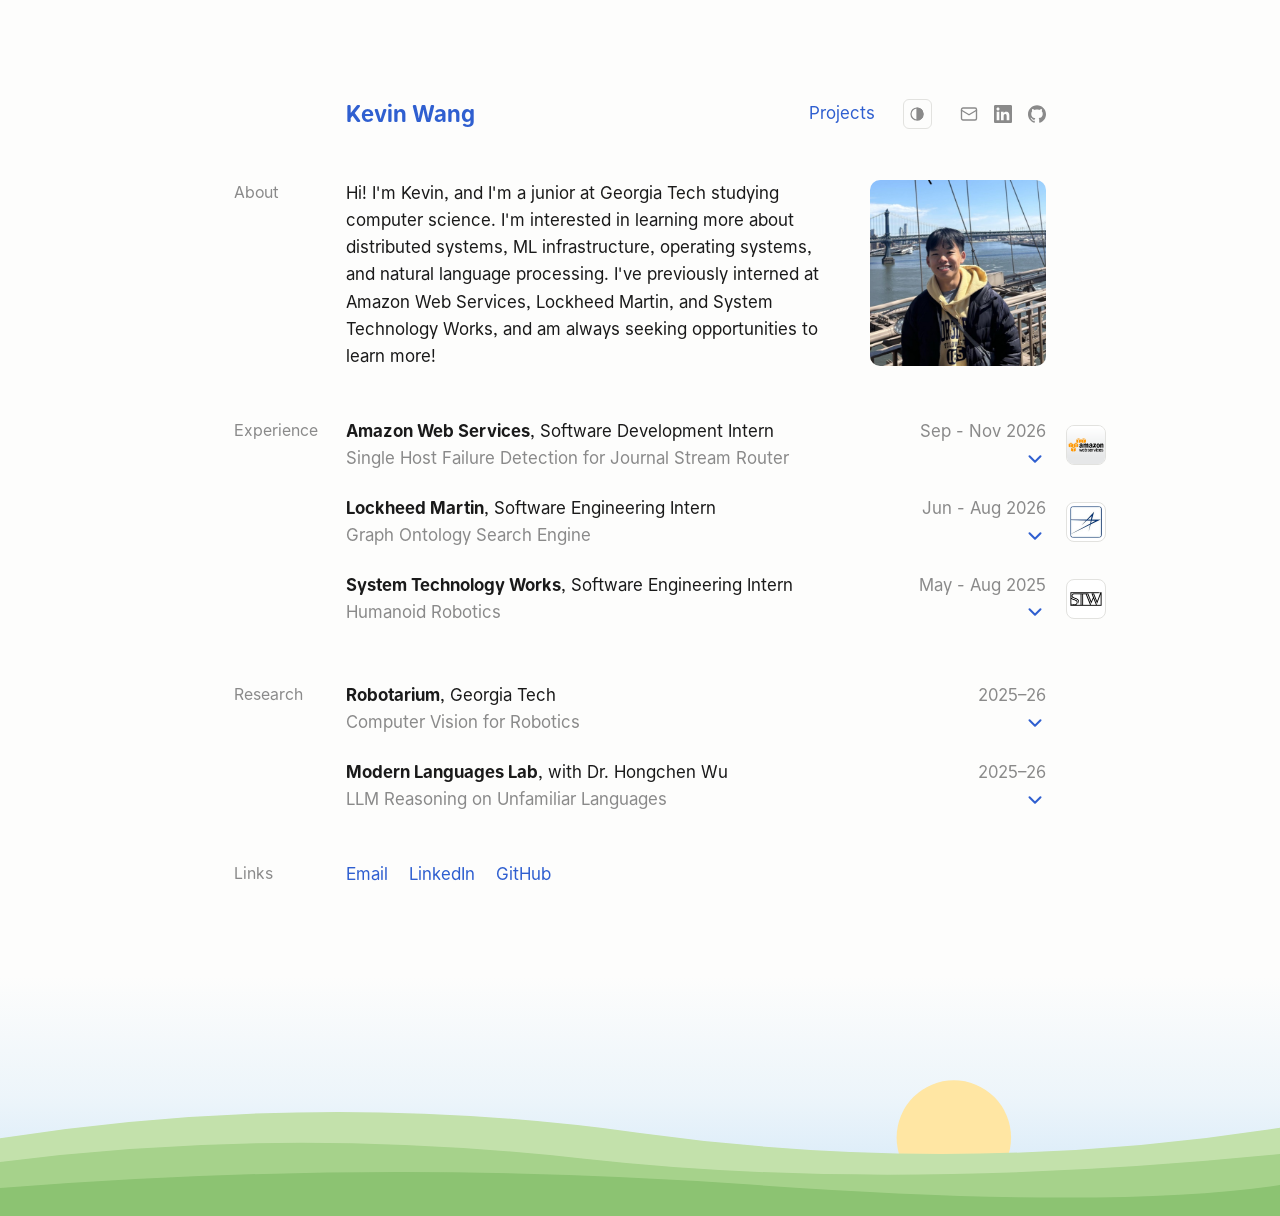
<file: index.html>
<!doctype html>
<html lang="en">
<head>
  <meta charset="utf-8">
  <meta name="viewport" content="width=device-width, initial-scale=1">
  <title>Kevin Wang</title>
  <meta name="description" content=""><!-- TODO: one-line site description for search results -->
  <link rel="preload" href="/fonts/Allo-Regular.woff2" as="font" type="font/woff2" crossorigin>
  <!-- Tab icon: sun in a sky, matching the scene at the bottom. script.js swaps it with the theme picker. -->
  <link rel="icon" type="image/svg+xml" href="/favicon-light.svg" media="(prefers-color-scheme: light)">
  <link rel="icon" type="image/svg+xml" href="/favicon-dark.svg" media="(prefers-color-scheme: dark)">
  <link rel="stylesheet" href="/style.css?v=21">
  <script>
    (function () {
      var t = null;
      try { t = localStorage.getItem("theme"); } catch (e) {}
      if (t !== "light" && t !== "dark") t = matchMedia("(prefers-color-scheme: dark)").matches ? "dark" : "light"; // auto
      document.documentElement.dataset.theme = t;
    })();
  </script>
  <!-- Umami analytics -->
  <script defer src="https://cloud.umami.is/script.js" data-website-id="af165b88-8970-43d9-ad82-3dfdad4816d4"></script>
</head>
<body>
  <svg width="0" height="0" style="position:absolute" aria-hidden="true">
    <symbol id="icon-light" viewBox="0 0 24 24"><circle cx="12" cy="12" r="4"/><path d="M12 2v2M12 20v2M4.93 4.93l1.41 1.41M17.66 17.66l1.41 1.41M2 12h2M20 12h2M4.93 19.07l1.41-1.41M17.66 6.34l1.41-1.41"/></symbol>
    <symbol id="icon-dark" viewBox="0 0 24 24"><path d="M21 12.8A9 9 0 1 1 11.2 3a7 7 0 0 0 9.8 9.8z"/></symbol>
    <symbol id="icon-auto" viewBox="0 0 24 24"><circle cx="12" cy="12" r="9"/><path d="M12 3a9 9 0 0 1 0 18z" fill="currentColor"/></symbol>
    <symbol id="icon-check" viewBox="0 0 24 24"><path d="M20 6 9 17l-5-5"/></symbol>
  </svg>
  <main>
    <header>
      <h1><a href="/">Kevin Wang</a></h1>
      <div class="header-right">
        <a class="nav-link" href="/projects/">Projects</a>
        <div class="theme-dropdown">
          <button type="button" class="theme-toggle" aria-haspopup="true" aria-expanded="false"
                  aria-controls="theme-menu" aria-label="Change theme" title="Change theme">
            <svg class="icon"><use href="#icon-auto"/></svg>
          </button>
          <ul id="theme-menu" class="theme-menu" hidden>
            <li><button type="button" data-theme-value="light" data-umami-event="theme-light">
              <svg class="icon"><use href="#icon-light"/></svg><span>Light</span><svg class="icon check"><use href="#icon-check"/></svg>
            </button></li>
            <li><button type="button" data-theme-value="dark" data-umami-event="theme-dark">
              <svg class="icon"><use href="#icon-dark"/></svg><span>Dark</span><svg class="icon check"><use href="#icon-check"/></svg>
            </button></li>
            <li><button type="button" data-theme-value="auto" data-umami-event="theme-auto">
              <svg class="icon"><use href="#icon-auto"/></svg><span>Auto</span><svg class="icon check"><use href="#icon-check"/></svg>
            </button></li>
          </ul>
        </div>
        <nav class="icons">
          <a href="mailto:kevinwanggtswe@gmail.com" aria-label="Email" data-umami-event="email">
            <svg viewBox="0 0 24 24" fill="none" stroke="currentColor" stroke-width="1.8" stroke-linecap="round" stroke-linejoin="round"><rect x="2" y="4" width="20" height="16" rx="2"/><path d="m22 7-10 6L2 7"/></svg>
          </a>
          <a href="https://linkedin.com/in/kevin-wang-gt" aria-label="LinkedIn" data-umami-event="linkedin">
            <svg viewBox="0 0 24 24" fill="currentColor"><path d="M20.447 20.452h-3.554v-5.569c0-1.328-.027-3.037-1.852-3.037-1.853 0-2.136 1.445-2.136 2.939v5.667H9.351V9h3.414v1.561h.046c.477-.705 1.637-1.548 3.37-1.548 3.601 0 4.267 2.37 4.267 4.892v6.255zM5.337 7.433c-1.144 0-2.063-.926-2.063-2.065 0-1.138.92-2.063 2.063-2.063 1.14 0 2.064.925 2.064 2.063 0 1.139-.925 2.065-2.064 2.065zm1.782 13.019H3.555V9h3.564v11.452zM22.225 0H1.771C.792 0 0 .774 0 1.729v20.542C0 23.227.792 24 1.771 24h20.451C23.2 24 24 23.227 24 22.271V1.729C24 .774 23.2 0 22.222 0h.003z"/></svg>
          </a>
          <a href="https://github.com/kevinw93" aria-label="GitHub" data-umami-event="github">
            <svg viewBox="0 0 24 24" fill="currentColor"><path d="M12 .297c-6.63 0-12 5.373-12 12 0 5.303 3.438 9.8 8.205 11.385.6.113.82-.258.82-.577 0-.285-.01-1.04-.015-2.04-3.338.724-4.042-1.61-4.042-1.61C4.422 18.07 3.633 17.7 3.633 17.7c-1.087-.744.084-.729.084-.729 1.205.084 1.838 1.236 1.838 1.236 1.07 1.835 2.809 1.305 3.495.998.108-.776.417-1.305.76-1.605-2.665-.3-5.466-1.332-5.466-5.93 0-1.31.465-2.38 1.235-3.22-.135-.303-.54-1.523.105-3.176 0 0 1.005-.322 3.3 1.23.96-.267 1.98-.399 3-.405 1.02.006 2.04.138 3 .405 2.28-1.552 3.285-1.23 3.285-1.23.645 1.653.24 2.873.12 3.176.765.84 1.23 1.91 1.23 3.22 0 4.61-2.805 5.625-5.475 5.92.42.36.81 1.096.81 2.22 0 1.606-.015 2.896-.015 3.286 0 .315.21.69.825.57C20.565 22.092 24 17.592 24 12.297c0-6.627-5.373-12-12-12"/></svg>
          </a>
        </nav>
      </div>
    </header>

    <section>
      <h2>About</h2>
      <div class="about">
        <img class="about-photo" src="/images/kevin3.jpg" alt="Kevin Wang on the Brooklyn Bridge" width="492" height="520">
        <p>
          Hi! I'm Kevin, and I'm a junior at Georgia Tech studying computer science.
          I'm interested in learning more about distributed systems, ML infrastructure,
          operating systems, and natural language processing. I've previously interned 
          at Amazon Web Services, Lockheed Martin, and System Technology Works, and am 
          always seeking opportunities to learn more! 
        </p>
      </div>
    </section>

    <section>
      <h2>Experience</h2>
      <!-- Click a role to expand it. Each <li class="exp"> is one experience. -->
      <ul class="exps">
          <li class="exp">
            <button type="button" class="exp-head" aria-expanded="false" aria-controls="exp-0">
              <span class="exp-text">
                <span class="row"><span><b>Amazon Web Services</b>, Software Development Intern</span><span class="date">Sep - Nov 2026</span></span>
                <span class="exp-title">Single Host Failure Detection for Journal Stream Router<svg class="chev" viewBox="0 0 24 24" aria-hidden="true"><path d="m6 9 6 6 6-6"/></svg></span>
              </span>
              <img class="exp-logo" src="/images/logos/aws.png" alt="" width="40" height="40">
            </button>
            <div class="exp-body" id="exp-0">
              <div>
                <p>This fall, I'm interning on the Journal team at <b>Amazon Web Services</b>. Journal is a fault-tolerant, high performance, durable write-ahead log service at massive scale, handling over 100M transactions per second. Journal is regularly used as a tier-0 building block for other AWS services. For example, Journal enables S3 and DynamoDB to durably record changes before applying them.</p>
                <p>My project detects and isolates single-host failures in Journal Stream Router (JSR), the fleet that routes clients to the Journal backend. A JSR host with failing hardware can keep accepting connections while serving them poorly, hurting every client routed to it. I built a system that watches each host's kernel logs for signs of hardware failure and quarantines a failing host. A quarantined host stops accepting new connections and gradually drains its existing connections to healthy hosts. To protect fleet capacity, hosts coordinate through a shared lease. Only one host can be quarantined at a time, and only when enough healthy hosts remain to absorb its traffic.</p>
                <p>I’m approaching the end of my internship, and I’m excited to see the results of my work once it’s productionized! I’ve been able to catch a whole host of errors during beta testing, and I’m hoping my work will reduce the oncall load by catching failing hosts before Journal sees customer impact.</p>
              </div>
            </div>
          </li>
          <li class="exp">
            <button type="button" class="exp-head" aria-expanded="false" aria-controls="exp-1">
              <span class="exp-text">
                <span class="row"><span><b>Lockheed Martin</b>, Software Engineering Intern</span><span class="date">Jun - Aug 2026</span></span>
                <span class="exp-title">Graph Ontology Search Engine<svg class="chev" viewBox="0 0 24 24" aria-hidden="true"><path d="m6 9 6 6 6-6"/></svg></span>
              </span>
              <img class="exp-logo" src="/images/logos/lockheed-martin.png" alt="" width="40" height="40">
            </button>
            <div class="exp-body" id="exp-1">
              <div>
                <p>Over the summer I interned at <b>Lockheed Martin</b>, where I rebuilt the communications org’s search engine, which previously ran on Algolia. The old engine often missed valid results for domain-specific queries, with searches using an acronym, internal program name, or paraphrase routinely failing to surface relevant documents, often with zero results.</p>
                <p>To fix this, I built a search engine using OpenSearch and AWS Neptune. Using large language models, I extracted entity-relationship-entity triples from 15,000+ internal documents into AWS Neptune, producing a graph of 270K+ nodes and 1.2M+ edges. When a document is indexed, Cypher queries fetch its entities, aliases, and related concepts from the graph and store them on the document’s OpenSearch entry. Related concepts are weighted lower than direct aliases so loose matches don't crowd out exact ones.</p>
                <p>As a result, a search using a program's full name now finds documents that only use its acronym and also documents containing semantically related content. Compared to the same OpenSearch pipeline without the graph, this raised the top-10 search result relevance (nDCG) by 46%. Because all graph work happens at index time, searches never wait on Neptune. Serving from inside Lockheed's network instead of calling an external service also cut p95 query latency by 40% compared to Algolia.</p>
              </div>
            </div>
          </li>
          <li class="exp">
            <button type="button" class="exp-head" aria-expanded="false" aria-controls="exp-2">
              <span class="exp-text">
                <span class="row"><span><b class="peek">System Technology Works<span class="peek-window" aria-hidden="true"><img src="/images/zeus2q.png" alt=""></span></b>, Software Engineering Intern</span><span class="date">May - Aug 2025</span></span>
                <span class="exp-title">Humanoid Robotics<svg class="chev" viewBox="0 0 24 24" aria-hidden="true"><path d="m6 9 6 6 6-6"/></svg></span>
              </span>
              <img class="exp-logo" src="/images/logos/stw.png" alt="" width="40" height="40">
            </button>
            <div class="exp-body" id="exp-2">
              <span class="robot-window" aria-hidden="true"><img src="/images/robot-small.webp" alt="" loading="lazy"></span>
              <div>
                <p>Previously, I interned at <b>System Technology Works</b>, which is a local robotics company in Georgia building humanoid robots such as the Zeus2Q. I built software that contributed to the Zeus2Q’s seeing, walking, talking, and overall human interaction capabilities.</p>
                <p>For vision, I built face tracking that uses OpenCV to detect faces and a PID controller to turn the robot's head so the person stays centered in view. I also built an object detection pipeline that combines YOLO with an Intel RealSense depth camera to locate objects in 3D in real time, so the robot knows where things are around it. For conversation, I used Llama 3 to generate the robot's responses in 10+ languages, with keyword detection to trigger interactions such as playing rock, paper, scissors, shaking hands, or dancing. I also tuned the robot's movements so it could walk and dance while keeping its balance.</p>
              </div>
            </div>
          </li>
      </ul>
    </section>

    <section>
      <h2>Research</h2>
      <ul class="exps">
          <li class="exp">
            <button type="button" class="exp-head" aria-expanded="false" aria-controls="exp-3">
              <span class="row"><span><b>Robotarium</b>, Georgia Tech</span><span class="date">2025–26</span></span>
              <span class="exp-title">Computer Vision for Robotics<svg class="chev" viewBox="0 0 24 24" aria-hidden="true"><path d="m6 9 6 6 6-6"/></svg></span>
            </button>
            <div class="exp-body" id="exp-3">
              <div>
                <p>At the <b>Robotarium</b> at Georgia Tech, I worked on getting the lab's small robots to find and follow each other using nothing but their onboard cameras, with no external tracking system.</p>
                <p>I trained a lightweight YOLOv5-nano detector on a custom Roboflow dataset reaching 0.95 mAP for robot detection, then shrank the model by 65% with INT8 quantization in ONNX Runtime so it was small enough to run in real time on a Raspberry Pi. ROS2 nodes written in C++ read frames through libcamera and publish bounding box coordinates, which the robot used to detect and follow the robot in front of it.</p>
              </div>
            </div>
          </li>
          <li class="exp">
            <button type="button" class="exp-head" aria-expanded="false" aria-controls="exp-4">
              <span class="row"><span><b>Modern Languages Lab</b>, with Dr. Hongchen Wu</span><span class="date">2025–26</span></span>
              <span class="exp-title">LLM Reasoning on Unfamiliar Languages<svg class="chev" viewBox="0 0 24 24" aria-hidden="true"><path d="m6 9 6 6 6-6"/></svg></span>
            </button>
            <div class="exp-body" id="exp-4">
              <div>
                <!-- TODO: write the Modern Languages Lab description -->
              </div>
            </div>
          </li>
      </ul>
    </section>

    <section>
      <h2>Links</h2>
      <p class="links">
        <a href="mailto:kevinwanggtswe@gmail.com" data-umami-event="email">Email</a>
        <a href="https://linkedin.com/in/kevin-wang-gt" data-umami-event="linkedin">LinkedIn</a>
        <a href="https://github.com/kevinw93" data-umami-event="github">GitHub</a>
      </p>
    </section>
  </main>

  <!-- Decorative pasture scene: hand-drawn with basic SVG shapes. The sky fades to transparent at the top. Colors come from CSS variables (--sky, --sun, etc.). -->
  <footer class="scene" aria-hidden="true">
    <svg viewBox="0 0 1440 260" preserveAspectRatio="xMidYMax slice">
      <defs>
        <linearGradient id="sky" x1="0" y1="0" x2="0" y2="1">
          <stop offset="0" style="stop-color: var(--sky)" stop-opacity="0"/>
          <stop offset="0.5" style="stop-color: var(--sky)" stop-opacity="0.35"/>
          <stop offset="1" style="stop-color: var(--sky)" stop-opacity="1"/>
        </linearGradient>
      </defs>
      <rect width="1440" height="260" fill="url(#sky)"/>
      <circle class="sun" cx="1060" cy="175" r="62"/>
      <path class="hill-back" d="M0 180 Q 360 120 720 170 T 1440 160 V260 H0 Z"/>
      <path class="hill-mid" d="M0 205 Q 320 160 660 198 T 1440 190 V260 H0 Z"/>
      <path class="hill-front" d="M0 232 Q 420 196 840 226 T 1440 222 V260 H0 Z"/>
    </svg>
  </footer>

  <script src="/script.js?v=21"></script>
</body>
</html>
</file>
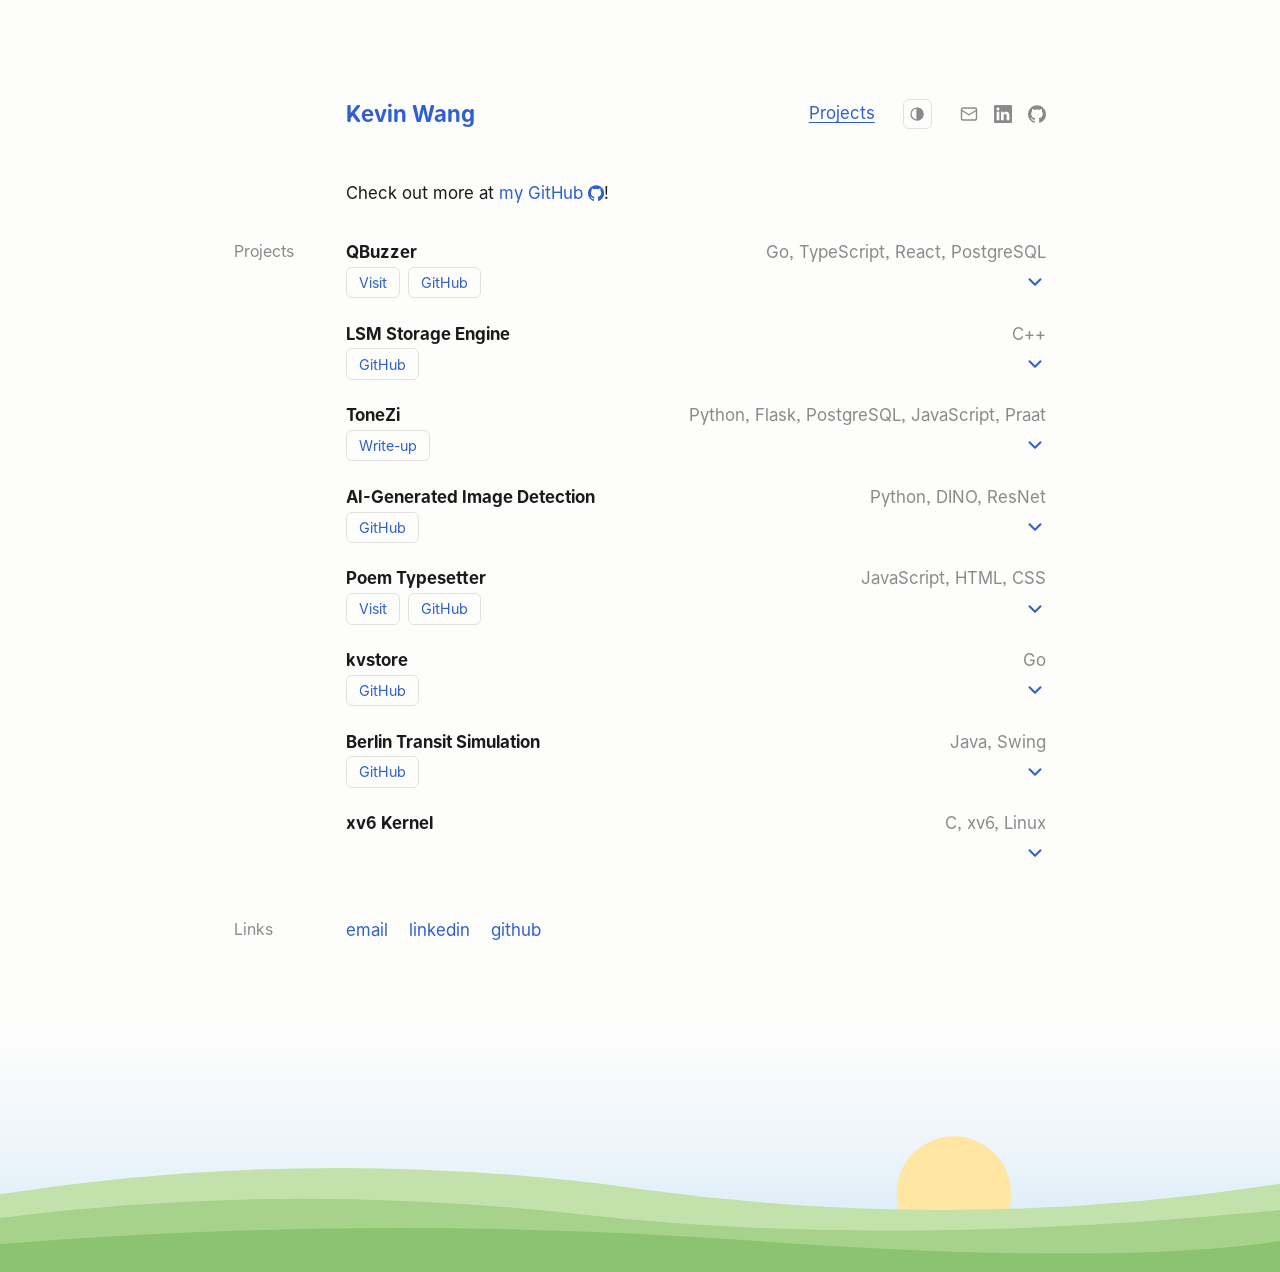
<file: projects/index.html>
<!doctype html>
<html lang="en">
<head>
  <meta charset="utf-8">
  <meta name="viewport" content="width=device-width, initial-scale=1">
  <title>Projects · Kevin Wang</title>
  <meta name="description" content=""><!-- TODO: one-line site description for search results -->
  <link rel="preload" href="/fonts/Allo-Regular.woff2" as="font" type="font/woff2" crossorigin>
  <!-- Tab icon: sun in a sky, matching the scene at the bottom. script.js swaps it with the theme picker. -->
  <link rel="icon" type="image/svg+xml" href="/favicon-light.svg" media="(prefers-color-scheme: light)">
  <link rel="icon" type="image/svg+xml" href="/favicon-dark.svg" media="(prefers-color-scheme: dark)">
  <link rel="stylesheet" href="/style.css?v=21">
  <script>
    (function () {
      var t = null;
      try { t = localStorage.getItem("theme"); } catch (e) {}
      if (t !== "light" && t !== "dark") t = matchMedia("(prefers-color-scheme: dark)").matches ? "dark" : "light"; // auto
      document.documentElement.dataset.theme = t;
    })();
  </script>
  <!-- Umami analytics -->
  <script defer src="https://cloud.umami.is/script.js" data-website-id="af165b88-8970-43d9-ad82-3dfdad4816d4"></script>
</head>
<body>
  <svg width="0" height="0" style="position:absolute" aria-hidden="true">
    <symbol id="icon-light" viewBox="0 0 24 24"><circle cx="12" cy="12" r="4"/><path d="M12 2v2M12 20v2M4.93 4.93l1.41 1.41M17.66 17.66l1.41 1.41M2 12h2M20 12h2M4.93 19.07l1.41-1.41M17.66 6.34l1.41-1.41"/></symbol>
    <symbol id="icon-dark" viewBox="0 0 24 24"><path d="M21 12.8A9 9 0 1 1 11.2 3a7 7 0 0 0 9.8 9.8z"/></symbol>
    <symbol id="icon-auto" viewBox="0 0 24 24"><circle cx="12" cy="12" r="9"/><path d="M12 3a9 9 0 0 1 0 18z" fill="currentColor"/></symbol>
    <symbol id="icon-check" viewBox="0 0 24 24"><path d="M20 6 9 17l-5-5"/></symbol>
  </svg>
  <main>
    <header>
      <h1><a href="/">Kevin Wang</a></h1>
      <div class="header-right">
        <a class="nav-link" href="/projects/" aria-current="page">Projects</a>
        <div class="theme-dropdown">
          <button type="button" class="theme-toggle" aria-haspopup="true" aria-expanded="false"
                  aria-controls="theme-menu" aria-label="Change theme" title="Change theme">
            <svg class="icon"><use href="#icon-auto"/></svg>
          </button>
          <ul id="theme-menu" class="theme-menu" hidden>
            <li><button type="button" data-theme-value="light" data-umami-event="theme-light">
              <svg class="icon"><use href="#icon-light"/></svg><span>Light</span><svg class="icon check"><use href="#icon-check"/></svg>
            </button></li>
            <li><button type="button" data-theme-value="dark" data-umami-event="theme-dark">
              <svg class="icon"><use href="#icon-dark"/></svg><span>Dark</span><svg class="icon check"><use href="#icon-check"/></svg>
            </button></li>
            <li><button type="button" data-theme-value="auto" data-umami-event="theme-auto">
              <svg class="icon"><use href="#icon-auto"/></svg><span>Auto</span><svg class="icon check"><use href="#icon-check"/></svg>
            </button></li>
          </ul>
        </div>
        <nav class="icons">
          <a href="mailto:kevinwanggtswe@gmail.com" aria-label="Email" data-umami-event="email">
            <svg viewBox="0 0 24 24" fill="none" stroke="currentColor" stroke-width="1.8" stroke-linecap="round" stroke-linejoin="round"><rect x="2" y="4" width="20" height="16" rx="2"/><path d="m22 7-10 6L2 7"/></svg>
          </a>
          <a href="https://linkedin.com/in/kevin-wang-gt" aria-label="LinkedIn" data-umami-event="linkedin">
            <svg viewBox="0 0 24 24" fill="currentColor"><path d="M20.447 20.452h-3.554v-5.569c0-1.328-.027-3.037-1.852-3.037-1.853 0-2.136 1.445-2.136 2.939v5.667H9.351V9h3.414v1.561h.046c.477-.705 1.637-1.548 3.37-1.548 3.601 0 4.267 2.37 4.267 4.892v6.255zM5.337 7.433c-1.144 0-2.063-.926-2.063-2.065 0-1.138.92-2.063 2.063-2.063 1.14 0 2.064.925 2.064 2.063 0 1.139-.925 2.065-2.064 2.065zm1.782 13.019H3.555V9h3.564v11.452zM22.225 0H1.771C.792 0 0 .774 0 1.729v20.542C0 23.227.792 24 1.771 24h20.451C23.2 24 24 23.227 24 22.271V1.729C24 .774 23.2 0 22.222 0h.003z"/></svg>
          </a>
          <a href="https://github.com/kevinw93" aria-label="GitHub" data-umami-event="github">
            <svg viewBox="0 0 24 24" fill="currentColor"><path d="M12 .297c-6.63 0-12 5.373-12 12 0 5.303 3.438 9.8 8.205 11.385.6.113.82-.258.82-.577 0-.285-.01-1.04-.015-2.04-3.338.724-4.042-1.61-4.042-1.61C4.422 18.07 3.633 17.7 3.633 17.7c-1.087-.744.084-.729.084-.729 1.205.084 1.838 1.236 1.838 1.236 1.07 1.835 2.809 1.305 3.495.998.108-.776.417-1.305.76-1.605-2.665-.3-5.466-1.332-5.466-5.93 0-1.31.465-2.38 1.235-3.22-.135-.303-.54-1.523.105-3.176 0 0 1.005-.322 3.3 1.23.96-.267 1.98-.399 3-.405 1.02.006 2.04.138 3 .405 2.28-1.552 3.285-1.23 3.285-1.23.645 1.653.24 2.873.12 3.176.765.84 1.23 1.91 1.23 3.22 0 4.61-2.805 5.625-5.475 5.92.42.36.81 1.096.81 2.22 0 1.606-.015 2.896-.015 3.286 0 .315.21.69.825.57C20.565 22.092 24 17.592 24 12.297c0-6.627-5.373-12-12-12"/></svg>
          </a>
        </nav>
      </div>
    </header>

    <p class="page-intro">Check out more at <a class="gh-link" href="https://github.com/kevinw93" target="_blank" rel="noopener" data-umami-event="github">my GitHub<svg viewBox="0 0 24 24" fill="currentColor" aria-hidden="true"><path d="M12 .297c-6.63 0-12 5.373-12 12 0 5.303 3.438 9.8 8.205 11.385.6.113.82-.258.82-.577 0-.285-.01-1.04-.015-2.04-3.338.724-4.042-1.61-4.042-1.61C4.422 18.07 3.633 17.7 3.633 17.7c-1.087-.744.084-.729.084-.729 1.205.084 1.838 1.236 1.838 1.236 1.07 1.835 2.809 1.305 3.495.998.108-.776.417-1.305.76-1.605-2.665-.3-5.466-1.332-5.466-5.93 0-1.31.465-2.38 1.235-3.22-.135-.303-.54-1.523.105-3.176 0 0 1.005-.322 3.3 1.23.96-.267 1.98-.399 3-.405 1.02.006 2.04.138 3 .405 2.28-1.552 3.285-1.23 3.285-1.23.645 1.653.24 2.873.12 3.176.765.84 1.23 1.91 1.23 3.22 0 4.61-2.805 5.625-5.475 5.92.42.36.81 1.096.81 2.22 0 1.606-.015 2.896-.015 3.286 0 .315.21.69.825.57C20.565 22.092 24 17.592 24 12.297c0-6.627-5.373-12-12-12"/></svg></a>!</p>

    <section>
      <h2>Projects</h2>
      <div>
        <!-- To add a project, copy one <li class="exp proj"> block. Links go in .proj-links and stay visible when collapsed. -->
        <ul class="exps">
          <li class="exp proj">
            <div class="proj-head">
              <button type="button" class="exp-head" aria-expanded="false" aria-controls="proj-2">
                <span class="row"><span><b>QBuzzer</b></span><span class="date">Go, TypeScript, React, PostgreSQL</span></span>
                <span class="exp-title"><span></span><svg class="chev" viewBox="0 0 24 24" aria-hidden="true"><path d="m6 9 6 6 6-6"/></svg></span>
              </button>
              <span class="proj-links"><a class="button" target="_blank" rel="noopener" href="https://qbuzzer-kevinw93.fly.dev/" data-umami-event="qbuzzer-visit">Visit</a><a class="button" data-umami-event="qbuzzer-github" target="_blank" rel="noopener" href="https://github.com/kevinw93/QBuzzer">GitHub</a></span>
            </div>
            <div class="exp-body" id="proj-2">
              <div>
                <!-- TODO: write this project\'s description -->
              </div>
            </div>
          </li>
          <li class="exp proj">
            <div class="proj-head">
              <button type="button" class="exp-head" aria-expanded="false" aria-controls="proj-1">
                <span class="row"><span><b>LSM Storage Engine</b></span><span class="date">C++</span></span>
                <span class="exp-title"><span></span><svg class="chev" viewBox="0 0 24 24" aria-hidden="true"><path d="m6 9 6 6 6-6"/></svg></span>
              </button>
              <span class="proj-links"><a class="button" data-umami-event="lsm-storage-engine-github" target="_blank" rel="noopener" href="https://github.com/kevinw93/lsm-database">GitHub</a></span>
            </div>
            <div class="exp-body" id="proj-1">
              <div>
                <!-- TODO: write this project\'s description -->
              </div>
            </div>
          </li>
          <li class="exp proj">
            <div class="proj-head">
              <button type="button" class="exp-head" aria-expanded="false" aria-controls="proj-6">
                <span class="row"><span><b>ToneZi</b></span><span class="date">Python, Flask, PostgreSQL, JavaScript, Praat</span></span>
                <span class="exp-title"><span></span><svg class="chev" viewBox="0 0 24 24" aria-hidden="true"><path d="m6 9 6 6 6-6"/></svg></span>
              </button>
              <span class="proj-links"><a class="button" data-umami-event="tonezi-write-up" target="_blank" rel="noopener" href="/projects/tonezi/">Write-up</a></span>
            </div>
            <div class="exp-body" id="proj-6">
              <div>
                <!-- TODO: write this project\'s description -->
              </div>
            </div>
          </li>
          <li class="exp proj">
            <div class="proj-head">
              <button type="button" class="exp-head" aria-expanded="false" aria-controls="proj-4">
                <span class="row"><span><b>AI-Generated Image Detection</b></span><span class="date">Python, DINO, ResNet</span></span>
                <span class="exp-title"><span></span><svg class="chev" viewBox="0 0 24 24" aria-hidden="true"><path d="m6 9 6 6 6-6"/></svg></span>
              </button>
              <span class="proj-links"><a class="button" data-umami-event="ai-generated-image-detection-github" target="_blank" rel="noopener" href="https://github.com/kevinw93/ML4641">GitHub</a></span>
            </div>
            <div class="exp-body" id="proj-4">
              <div>
                <!-- TODO: write this project\'s description -->
              </div>
            </div>
          </li>
          <li class="exp proj">
            <div class="proj-head">
              <button type="button" class="exp-head" aria-expanded="false" aria-controls="proj-3">
                <span class="row"><span><b>Poem Typesetter</b></span><span class="date">JavaScript, HTML, CSS</span></span>
                <span class="exp-title"><span></span><svg class="chev" viewBox="0 0 24 24" aria-hidden="true"><path d="m6 9 6 6 6-6"/></svg></span>
              </button>
              <span class="proj-links"><a class="button" target="_blank" rel="noopener" href="/poem-typesetter/" data-umami-event="poem-typesetter-open">Visit</a><a class="button" data-umami-event="poem-typesetter-github" target="_blank" rel="noopener" href="https://github.com/kevinw93/poem-typesetter">GitHub</a></span>
            </div>
            <div class="exp-body" id="proj-3">
              <div>
                <!-- TODO: write this project\'s description -->
              </div>
            </div>
          </li>
          <li class="exp proj">
            <div class="proj-head">
              <button type="button" class="exp-head" aria-expanded="false" aria-controls="proj-0">
                <span class="row"><span><b>kvstore</b></span><span class="date">Go</span></span>
                <span class="exp-title"><span></span><svg class="chev" viewBox="0 0 24 24" aria-hidden="true"><path d="m6 9 6 6 6-6"/></svg></span>
              </button>
              <span class="proj-links"><a class="button" data-umami-event="kvstore-github" target="_blank" rel="noopener" href="https://github.com/kevinw93/kvstore">GitHub</a></span>
            </div>
            <div class="exp-body" id="proj-0">
              <div>
                <!-- TODO: write this project\'s description -->
              </div>
            </div>
          </li>
          <li class="exp proj">
            <div class="proj-head">
              <button type="button" class="exp-head" aria-expanded="false" aria-controls="proj-5">
                <span class="row"><span><b>Berlin Transit Simulation</b></span><span class="date">Java, Swing</span></span>
                <span class="exp-title"><span></span><svg class="chev" viewBox="0 0 24 24" aria-hidden="true"><path d="m6 9 6 6 6-6"/></svg></span>
              </button>
              <span class="proj-links"><a class="button" data-umami-event="berlin-transit-simulation-github" target="_blank" rel="noopener" href="https://github.com/kevinw93/Berlin-Public-Transport-Simulation">GitHub</a></span>
            </div>
            <div class="exp-body" id="proj-5">
              <div>
                <!-- TODO: write this project\'s description -->
              </div>
            </div>
          </li>
          <li class="exp proj">
            <div class="proj-head">
              <button type="button" class="exp-head" aria-expanded="false" aria-controls="proj-7">
                <span class="row"><span><b>xv6 Kernel</b></span><span class="date">C, xv6, Linux</span></span>
                <span class="exp-title"><span></span><svg class="chev" viewBox="0 0 24 24" aria-hidden="true"><path d="m6 9 6 6 6-6"/></svg></span>
              </button>
              <span class="proj-links"></span>
            </div>
            <div class="exp-body" id="proj-7">
              <div>
                <!-- TODO: write this project\'s description -->
              </div>
            </div>
          </li>
        </ul>
      </div>
    </section>

    <section>
      <h2>Links</h2>
      <p class="links">
        <a href="mailto:kevinwanggtswe@gmail.com" data-umami-event="email">email</a>
        <a href="https://linkedin.com/in/kevin-wang-gt" data-umami-event="linkedin">linkedin</a>
        <a href="https://github.com/kevinw93" data-umami-event="github">github</a>
      </p>
    </section>
  </main>

  <!-- Decorative pasture scene: hand-drawn with basic SVG shapes. The sky fades to transparent at the top. Colors come from CSS variables (--sky, --sun, etc.). -->
  <footer class="scene" aria-hidden="true">
    <svg viewBox="0 0 1440 260" preserveAspectRatio="xMidYMax slice">
      <defs>
        <linearGradient id="sky" x1="0" y1="0" x2="0" y2="1">
          <stop offset="0" style="stop-color: var(--sky)" stop-opacity="0"/>
          <stop offset="0.5" style="stop-color: var(--sky)" stop-opacity="0.35"/>
          <stop offset="1" style="stop-color: var(--sky)" stop-opacity="1"/>
        </linearGradient>
      </defs>
      <rect width="1440" height="260" fill="url(#sky)"/>
      <circle class="sun" cx="1060" cy="175" r="62"/>
      <path class="hill-back" d="M0 180 Q 360 120 720 170 T 1440 160 V260 H0 Z"/>
      <path class="hill-mid" d="M0 205 Q 320 160 660 198 T 1440 190 V260 H0 Z"/>
      <path class="hill-front" d="M0 232 Q 420 196 840 226 T 1440 222 V260 H0 Z"/>
    </svg>
  </footer>

  <script src="/script.js?v=21"></script>
</body>
</html>
</file>
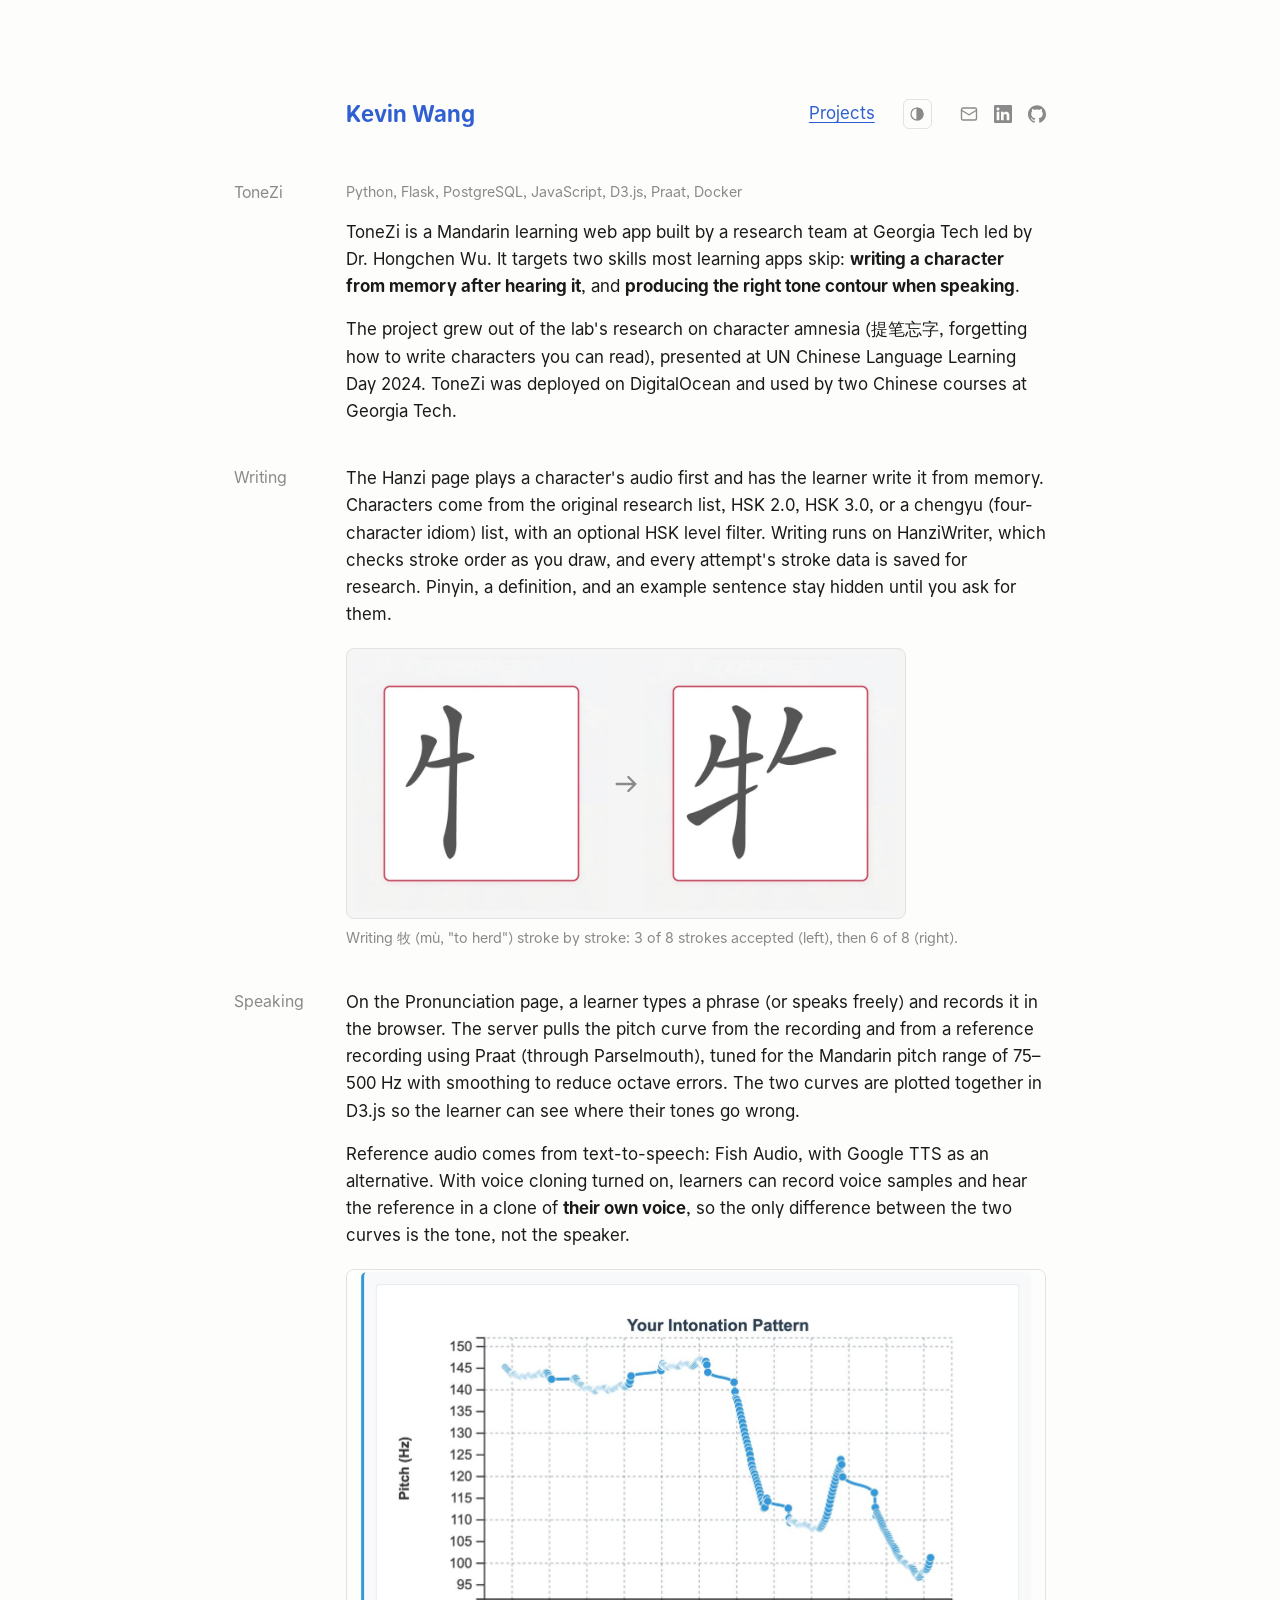
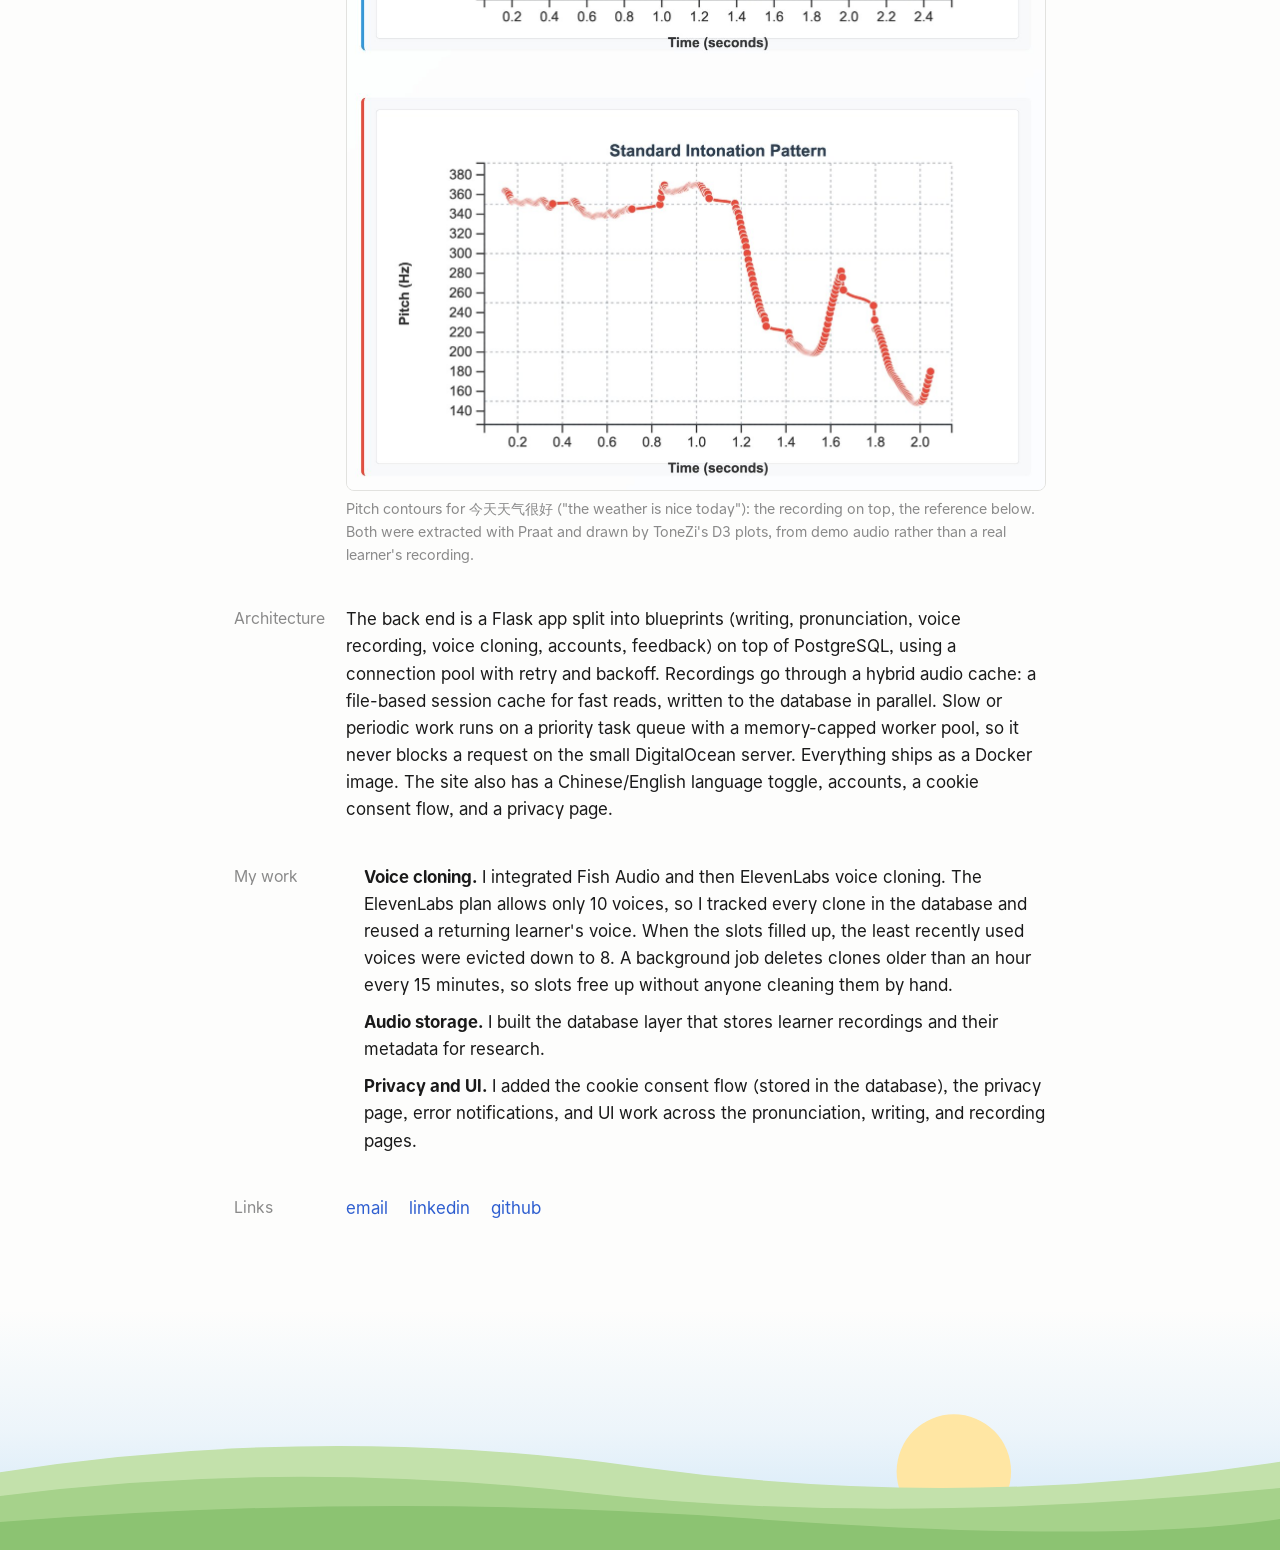
<file: projects/tonezi/index.html>
<!doctype html>
<html lang="en">
<head>
  <meta charset="utf-8">
  <meta name="viewport" content="width=device-width, initial-scale=1">
  <title>ToneZi · Kevin Wang</title>
  <meta name="description" content="ToneZi: a Mandarin writing and tone practice app built at Georgia Tech.">
  <link rel="preload" href="/fonts/Allo-Regular.woff2" as="font" type="font/woff2" crossorigin>
  <!-- Tab icon: sun in a sky, matching the scene at the bottom. script.js swaps it with the theme picker. -->
  <link rel="icon" type="image/svg+xml" href="/favicon-light.svg" media="(prefers-color-scheme: light)">
  <link rel="icon" type="image/svg+xml" href="/favicon-dark.svg" media="(prefers-color-scheme: dark)">
  <link rel="stylesheet" href="/style.css?v=21">
  <style>
    .tech { color: var(--muted); font-size: 0.9rem; }
    .shot { margin: 1.25rem 0 0; }
    .shot img { display: block; width: 100%; height: auto; border: 1px solid var(--border); border-radius: 8px; }
    /* One panel holding both handwriting images, like the single pitch-plot image */
    .shot-pair { display: grid; grid-template-columns: 1fr auto 1fr; align-items: center; gap: 0.25rem;
                 max-width: 560px; padding: 0.5rem; background: #f5f5f5; border: 1px solid var(--border); border-radius: 8px; }
    .shot-pair img { border: none; border-radius: 0; }
    .shot-pair .arrow { width: 1.75rem; height: 1.75rem; fill: none; stroke: #8a8a8a; stroke-width: 2; stroke-linecap: round; stroke-linejoin: round; }
    .shot figcaption { color: var(--muted); font-size: 0.9rem; margin-top: 0.4rem; }
    section ul { padding-left: 1.1rem; }
    section li + li { margin-top: 0.6rem; }
  </style>
  <script>
    (function () {
      var t = null;
      try { t = localStorage.getItem("theme"); } catch (e) {}
      if (t !== "light" && t !== "dark") t = matchMedia("(prefers-color-scheme: dark)").matches ? "dark" : "light"; // auto
      document.documentElement.dataset.theme = t;
    })();
  </script>
  <!-- Umami analytics -->
  <script defer src="https://cloud.umami.is/script.js" data-website-id="af165b88-8970-43d9-ad82-3dfdad4816d4"></script>
</head>
<body>
  <svg width="0" height="0" style="position:absolute" aria-hidden="true">
    <symbol id="icon-light" viewBox="0 0 24 24"><circle cx="12" cy="12" r="4"/><path d="M12 2v2M12 20v2M4.93 4.93l1.41 1.41M17.66 17.66l1.41 1.41M2 12h2M20 12h2M4.93 19.07l1.41-1.41M17.66 6.34l1.41-1.41"/></symbol>
    <symbol id="icon-dark" viewBox="0 0 24 24"><path d="M21 12.8A9 9 0 1 1 11.2 3a7 7 0 0 0 9.8 9.8z"/></symbol>
    <symbol id="icon-auto" viewBox="0 0 24 24"><circle cx="12" cy="12" r="9"/><path d="M12 3a9 9 0 0 1 0 18z" fill="currentColor"/></symbol>
    <symbol id="icon-check" viewBox="0 0 24 24"><path d="M20 6 9 17l-5-5"/></symbol>
  </svg>
  <main>
    <header>
      <h1><a href="/">Kevin Wang</a></h1>
      <div class="header-right">
        <a class="nav-link" href="/projects/" aria-current="page">Projects</a>
        <div class="theme-dropdown">
          <button type="button" class="theme-toggle" aria-haspopup="true" aria-expanded="false"
                  aria-controls="theme-menu" aria-label="Change theme" title="Change theme">
            <svg class="icon"><use href="#icon-auto"/></svg>
          </button>
          <ul id="theme-menu" class="theme-menu" hidden>
            <li><button type="button" data-theme-value="light" data-umami-event="theme-light">
              <svg class="icon"><use href="#icon-light"/></svg><span>Light</span><svg class="icon check"><use href="#icon-check"/></svg>
            </button></li>
            <li><button type="button" data-theme-value="dark" data-umami-event="theme-dark">
              <svg class="icon"><use href="#icon-dark"/></svg><span>Dark</span><svg class="icon check"><use href="#icon-check"/></svg>
            </button></li>
            <li><button type="button" data-theme-value="auto" data-umami-event="theme-auto">
              <svg class="icon"><use href="#icon-auto"/></svg><span>Auto</span><svg class="icon check"><use href="#icon-check"/></svg>
            </button></li>
          </ul>
        </div>
        <nav class="icons">
          <a href="mailto:kevinwanggtswe@gmail.com" aria-label="Email" data-umami-event="email">
            <svg viewBox="0 0 24 24" fill="none" stroke="currentColor" stroke-width="1.8" stroke-linecap="round" stroke-linejoin="round"><rect x="2" y="4" width="20" height="16" rx="2"/><path d="m22 7-10 6L2 7"/></svg>
          </a>
          <a href="https://linkedin.com/in/kevin-wang-gt" aria-label="LinkedIn" data-umami-event="linkedin">
            <svg viewBox="0 0 24 24" fill="currentColor"><path d="M20.447 20.452h-3.554v-5.569c0-1.328-.027-3.037-1.852-3.037-1.853 0-2.136 1.445-2.136 2.939v5.667H9.351V9h3.414v1.561h.046c.477-.705 1.637-1.548 3.37-1.548 3.601 0 4.267 2.37 4.267 4.892v6.255zM5.337 7.433c-1.144 0-2.063-.926-2.063-2.065 0-1.138.92-2.063 2.063-2.063 1.14 0 2.064.925 2.064 2.063 0 1.139-.925 2.065-2.064 2.065zm1.782 13.019H3.555V9h3.564v11.452zM22.225 0H1.771C.792 0 0 .774 0 1.729v20.542C0 23.227.792 24 1.771 24h20.451C23.2 24 24 23.227 24 22.271V1.729C24 .774 23.2 0 22.222 0h.003z"/></svg>
          </a>
          <a href="https://github.com/kevinw93" aria-label="GitHub" data-umami-event="github">
            <svg viewBox="0 0 24 24" fill="currentColor"><path d="M12 .297c-6.63 0-12 5.373-12 12 0 5.303 3.438 9.8 8.205 11.385.6.113.82-.258.82-.577 0-.285-.01-1.04-.015-2.04-3.338.724-4.042-1.61-4.042-1.61C4.422 18.07 3.633 17.7 3.633 17.7c-1.087-.744.084-.729.084-.729 1.205.084 1.838 1.236 1.838 1.236 1.07 1.835 2.809 1.305 3.495.998.108-.776.417-1.305.76-1.605-2.665-.3-5.466-1.332-5.466-5.93 0-1.31.465-2.38 1.235-3.22-.135-.303-.54-1.523.105-3.176 0 0 1.005-.322 3.3 1.23.96-.267 1.98-.399 3-.405 1.02.006 2.04.138 3 .405 2.28-1.552 3.285-1.23 3.285-1.23.645 1.653.24 2.873.12 3.176.765.84 1.23 1.91 1.23 3.22 0 4.61-2.805 5.625-5.475 5.92.42.36.81 1.096.81 2.22 0 1.606-.015 2.896-.015 3.286 0 .315.21.69.825.57C20.565 22.092 24 17.592 24 12.297c0-6.627-5.373-12-12-12"/></svg>
          </a>
        </nav>
      </div>
    </header>


    <section>
      <h2>ToneZi</h2>
      <div>
        <p class="tech">Python, Flask, PostgreSQL, JavaScript, D3.js, Praat, Docker</p>
        <p>ToneZi is a Mandarin learning web app built by a research team at Georgia Tech led by Dr. Hongchen Wu. It targets two skills most learning apps skip: <b>writing a character from memory after hearing it</b>, and <b>producing the right tone contour when speaking</b>.</p>
        <p>The project grew out of the lab's research on character amnesia (提笔忘字, forgetting how to write characters you can read), presented at UN Chinese Language Learning Day 2024. ToneZi was deployed on DigitalOcean and used by two Chinese courses at Georgia Tech.</p>
      </div>
    </section>

    <section>
      <h2>Writing</h2>
      <div>
        <p>The Hanzi page plays a character's audio first and has the learner write it from memory. Characters come from the original research list, HSK 2.0, HSK 3.0, or a chengyu (four-character idiom) list, with an optional HSK level filter. Writing runs on HanziWriter, which checks stroke order as you draw, and every attempt's stroke data is saved for research. Pinyin, a definition, and an example sentence stay hidden until you ask for them.</p>
        <figure class="shot">
          <div class="shot-pair">
            <img src="/images/projects/tonezi-handwriting-1.jpg" alt="The character 牧 on ToneZi's writing canvas with 3 of 8 strokes written" loading="lazy">
            <svg class="arrow" viewBox="0 0 24 24" aria-hidden="true"><path d="M4 12h16M14 6l6 6-6 6"/></svg>
            <img src="/images/projects/tonezi-handwriting-2.jpg" alt="The character 牧 on ToneZi's writing canvas with 6 of 8 strokes written" loading="lazy">
          </div>
          <figcaption>Writing 牧 (mù, "to herd") stroke by stroke: 3 of 8 strokes accepted (left), then 6 of 8 (right).</figcaption>
        </figure>
      </div>
    </section>

    <section>
      <h2>Speaking</h2>
      <div>
        <p>On the Pronunciation page, a learner types a phrase (or speaks freely) and records it in the browser. The server pulls the pitch curve from the recording and from a reference recording using Praat (through Parselmouth), tuned for the Mandarin pitch range of 75–500 Hz with smoothing to reduce octave errors. The two curves are plotted together in D3.js so the learner can see where their tones go wrong.</p>
        <p>Reference audio comes from text-to-speech: Fish Audio, with Google TTS as an alternative. With voice cloning turned on, learners can record voice samples and hear the reference in a clone of <b>their own voice</b>, so the only difference between the two curves is the tone, not the speaker.</p>
        <figure class="shot">
          <img src="/images/projects/tonezi-pitch.jpg" alt="Two D3 pitch plots for 今天天气很好: the learner's intonation pattern in blue above the standard pattern in red" loading="lazy">
          <figcaption>Pitch contours for 今天天气很好 ("the weather is nice today"): the recording on top, the reference below. Both were extracted with Praat and drawn by ToneZi's D3 plots, from demo audio rather than a real learner's recording.</figcaption>
        </figure>
      </div>
    </section>


    <section>
      <h2>Architecture</h2>
      <div>
        <p>The back end is a Flask app split into blueprints (writing, pronunciation, voice recording, voice cloning, accounts, feedback) on top of PostgreSQL, using a connection pool with retry and backoff. Recordings go through a hybrid audio cache: a file-based session cache for fast reads, written to the database in parallel. Slow or periodic work runs on a priority task queue with a memory-capped worker pool, so it never blocks a request on the small DigitalOcean server. Everything ships as a Docker image. The site also has a Chinese/English language toggle, accounts, a cookie consent flow, and a privacy page.</p>
      </div>
    </section>

    <section>
      <h2>My work</h2>
      <div>
        <ul>
          <li><b>Voice cloning.</b> I integrated Fish Audio and then ElevenLabs voice cloning. The ElevenLabs plan allows only 10 voices, so I tracked every clone in the database and reused a returning learner's voice. When the slots filled up, the least recently used voices were evicted down to 8. A background job deletes clones older than an hour every 15 minutes, so slots free up without anyone cleaning them by hand.</li>
          <li><b>Audio storage.</b> I built the database layer that stores learner recordings and their metadata for research.</li>
          <li><b>Privacy and UI.</b> I added the cookie consent flow (stored in the database), the privacy page, error notifications, and UI work across the pronunciation, writing, and recording pages.</li>
        </ul>
      </div>
    </section>

    <section>
      <h2>Links</h2>
      <p class="links">
        <a href="mailto:kevinwanggtswe@gmail.com" data-umami-event="email">email</a>
        <a href="https://linkedin.com/in/kevin-wang-gt" data-umami-event="linkedin">linkedin</a>
        <a href="https://github.com/kevinw93" data-umami-event="github">github</a>
      </p>
    </section>
  </main>

  <!-- Decorative pasture scene: hand-drawn with basic SVG shapes. The sky fades to transparent at the top. Colors come from CSS variables (--sky, --sun, etc.). -->
  <footer class="scene" aria-hidden="true">
    <svg viewBox="0 0 1440 260" preserveAspectRatio="xMidYMax slice">
      <defs>
        <linearGradient id="sky" x1="0" y1="0" x2="0" y2="1">
          <stop offset="0" style="stop-color: var(--sky)" stop-opacity="0"/>
          <stop offset="0.5" style="stop-color: var(--sky)" stop-opacity="0.35"/>
          <stop offset="1" style="stop-color: var(--sky)" stop-opacity="1"/>
        </linearGradient>
      </defs>
      <rect width="1440" height="260" fill="url(#sky)"/>
      <circle class="sun" cx="1060" cy="175" r="62"/>
      <path class="hill-back" d="M0 180 Q 360 120 720 170 T 1440 160 V260 H0 Z"/>
      <path class="hill-mid" d="M0 205 Q 320 160 660 198 T 1440 190 V260 H0 Z"/>
      <path class="hill-front" d="M0 232 Q 420 196 840 226 T 1440 222 V260 H0 Z"/>
    </svg>
  </footer>

  <script src="/script.js?v=21"></script>
</body>
</html>
</file>
<file: style.css>
/* Allo by Josh Puckett, SIL Open Font License 1.1 (see fonts/OFL.txt) */
@font-face {
  font-family: "Allo";
  src: url("fonts/Allo-Regular.woff2") format("woff2");
  font-weight: 400; font-style: normal; font-display: swap;
}
@font-face {
  font-family: "Allo";
  src: url("fonts/Allo-Oblique.woff2") format("woff2");
  font-weight: 400; font-style: italic; font-display: swap;
}
@font-face {
  font-family: "Allo";
  src: url("fonts/Allo-Bold.woff2") format("woff2");
  font-weight: 700; font-style: normal; font-display: swap;
}

:root {
  --bg: #fdfdfc;
  --fg: #1a1a1a;
  --muted: #8a8a8a;
  --accent: #2f5fd0;
  --border: #e2e2df;
  --hover: #f1f1ee;
  --sky: #cfe6f7;
  --sun: #ffe6a3;
  --hill-1: #c3e1ab;
  --hill-2: #a6d28b;
  --hill-3: #8cc372;
  --label-w: 7rem;
}

/* dark theme: set by the toggle (data-theme), or by the system setting if JS is off */
:root[data-theme="dark"] {
  --bg: #111;
  --fg: #e6e6e6;
  --muted: #777;
  --accent: #8aa8ff;
  --border: #2c2c2c;
  --hover: #1c1c1c;
  --sky: #1d2b47;
  --sun: #e8e3c8;
  --hill-1: #2c4630;
  --hill-2: #253e29;
  --hill-3: #1f3522;
}
@media (prefers-color-scheme: dark) {
  :root:not([data-theme]) {
    --bg: #111;
    --fg: #e6e6e6;
    --muted: #777;
    --accent: #8aa8ff;
    --border: #2c2c2c;
    --hover: #1c1c1c;
    --sky: #1d2b47;
    --sun: #e8e3c8;
    --hill-1: #2c4630;
    --hill-2: #253e29;
    --hill-3: #1f3522;
  }
}
:root[data-theme="dark"] { color-scheme: dark; }

* { box-sizing: border-box; margin: 0; padding: 0; }

/* Overscroll ("rubber band") areas show the root element's background, not the body's.
   script.js adds .overscroll-bottom near the bottom of the page so dragging past the hills
   reveals more green instead of the page color. */
html { background-color: var(--bg); }
html.overscroll-bottom { background-color: var(--hill-3); }

body {
  background: var(--bg);
  color: var(--fg);
  font: 17px/1.6 "Allo", -apple-system, BlinkMacSystemFont, "Segoe UI", sans-serif;
  -webkit-font-smoothing: antialiased;
}

main {
  max-width: 860px;
  margin: 0 auto;
  padding: 6rem 1.5rem;
}

header {
  display: flex;
  justify-content: space-between;
  align-items: center;
  margin-bottom: 3rem;
  padding-left: var(--label-w);
}

.header-right { display: flex; align-items: center; gap: 1.75rem; }

/* theme picker: bordered icon button + Light / Dark / Auto menu */
.theme-dropdown { position: relative; display: flex; }
.icon {
  width: 16px; height: 16px;
  fill: none; stroke: currentColor; stroke-width: 1.8;
  stroke-linecap: round; stroke-linejoin: round;
  flex-shrink: 0;
}
.theme-toggle {
  display: flex;
  align-items: center;
  padding: 0.35rem;
  background: none;
  color: var(--muted);
  border: 1px solid var(--border);
  border-radius: 6px;
  cursor: pointer;
}
.theme-toggle:hover, .theme-toggle[aria-expanded="true"] { color: var(--fg); background: var(--hover); }
.theme-menu {
  position: absolute;
  right: 0;
  top: calc(100% + 0.4rem);
  z-index: 10;
  min-width: 8.5rem;
  padding: 0.25rem;
  list-style: none;
  background: var(--bg);
  border: 1px solid var(--border);
  border-radius: 8px;
  box-shadow: 0 6px 16px rgba(0, 0, 0, 0.12);
}
.theme-menu li + li { margin-top: 0; }
.theme-menu button {
  display: flex;
  align-items: center;
  gap: 0.6rem;
  width: 100%;
  padding: 0.4rem 0.6rem;
  background: none;
  color: var(--fg);
  border: 0;
  border-radius: 6px;
  font: inherit;
  font-size: 0.95rem;
  text-align: left;
  cursor: pointer;
}
.theme-menu button:hover { background: var(--hover); }
.theme-menu button[aria-pressed="true"] { font-weight: 700; }
.theme-menu .check { margin-left: auto; visibility: hidden; }
.theme-menu button[aria-pressed="true"] .check { visibility: visible; }
:root:not([data-theme]) .theme-dropdown { display: none; } /* no JS: hide the picker */

.icons { display: flex; gap: 1rem; }
.icons a { color: var(--muted); display: flex; }
.icons a:hover { color: var(--fg); }
.icons svg { width: 18px; height: 18px; }

h1 { font-size: 1.4rem; font-weight: 700; }

section {
  display: grid;
  grid-template-columns: var(--label-w) minmax(0, 1fr);
  margin-bottom: 2.5rem;
}

h2 {
  font-size: 1rem;
  font-weight: 400;
  color: var(--muted);
}

ul { list-style: none; }
li + li { margin-top: 1.1rem; }

.row {
  display: flex;
  justify-content: space-between;
  gap: 1rem;
}

b { font-weight: 700; }

.date {
  color: var(--muted);
  white-space: nowrap;
}
.proj .date { white-space: normal; text-align: right; } /* long tech lists wrap instead of widening the page */

li p { color: var(--muted); }

a {
  color: var(--accent);
  text-decoration: none;
}
a:hover { text-decoration: underline; }

.links a + a { margin-left: 1rem; }

/* header: name + Projects link use the link color */
h1 a, .nav-link { color: var(--accent); }
.nav-link[aria-current="page"] { text-decoration: underline; text-underline-offset: 3px; }

/* projects page: same expandable rows as Work, with link buttons always visible */
.button {
  display: inline-block;
  padding: 0.2rem 0.75rem;
  border: 1px solid var(--border);
  border-radius: 6px;
  font-size: 0.9rem;
}
.button:hover { background: var(--hover); text-decoration: none; }

/* expandable work experiences: click the row, body slides open */
.exps .exp + .exp { margin-top: 0.4rem; }
.exp-head {
  display: block;
  width: calc(100% + 1.2rem);
  margin: 0 -0.6rem;
  padding: 0.5rem 0.6rem;
  font: inherit;
  color: inherit;
  text-align: left;
  background: none;
  border: 0;
  border-radius: 6px;
  cursor: pointer;
  transition: background-color 0.2s ease;
}
.exp-head:hover { background: var(--hover); }
/* company logos: just outside the row's right edge, so dates and arrows stay aligned with Research */
.exp { position: relative; }
.exp-logo {
  position: absolute;
  top: calc(0.5rem + 7px); /* centered on the two-line row header */
  left: calc(100% + 1.25rem);
  width: 2.5rem;
  height: 2.5rem;
  padding: 3px;
  object-fit: contain;
  background: #fff;
  border: 1px solid var(--border);
  border-radius: 8px;
}
.exp-logo[src$="aws.png"] { padding: 0; object-fit: cover; } /* the AWS icon has its own grey background */
/* not enough room beside the column: put the logo inside the row instead */
@media (max-width: 1000px) {
  .exp-head:has(.exp-logo) { display: grid; grid-template-columns: 1fr auto; align-items: center; gap: 1rem; }
  .exp-logo { position: static; }
}
.exp-head:focus-visible { outline: 2px solid var(--accent); outline-offset: 2px; }
.exp-title {
  display: flex;
  justify-content: space-between;
  align-items: center;
  gap: 1rem;
  color: var(--muted);
}
.exp-head:hover .exp-title { color: var(--fg); }
.chev {
  width: 22px; height: 22px; flex-shrink: 0;
  fill: none; stroke: var(--accent); stroke-width: 2.2; stroke-linecap: round; stroke-linejoin: round;
  transition: transform 0.3s ease;
}
.exp-head[aria-expanded="true"] .chev { transform: rotate(180deg); }
.exp-body {
  display: grid;
  grid-template-rows: 0fr;
  opacity: 0;
  transition: grid-template-rows 0.35s ease, opacity 0.35s ease;
}
.exp-body > div { overflow: hidden; }
.exp-body p { padding-top: 0.75rem; color: var(--fg); }
section:has(.exps) h2 { padding-top: 0.5rem; } /* line up with the padded rows */
.exp-body p + p { margin-top: 0; }
.exp-head[aria-expanded="true"] + .exp-body,
.proj-head:has(.exp-head[aria-expanded="true"]) + .exp-body { grid-template-rows: 1fr; opacity: 1; }
.exp-body > div > :last-child { padding-bottom: 0.5rem; }
:root:not([data-theme]) .exp-body { grid-template-rows: 1fr; opacity: 1; } /* no JS: show everything */
:root:not([data-theme]) .chev { display: none; }
@media (prefers-reduced-motion: reduce) {
  .exp-body, .chev { transition: none; }
}

/* pasture scene at the bottom of every page */
body { min-height: 100vh; display: flex; flex-direction: column; }
main { flex: 1; width: 100%; }
.scene { display: block; height: 240px; margin-top: -3rem; pointer-events: none; }
.scene svg { display: block; width: 100%; height: 100%; }
.scene .sun { fill: var(--sun); }
.scene .hill-back { fill: var(--hill-1); }
.scene .hill-mid { fill: var(--hill-2); }
.scene .hill-front { fill: var(--hill-3); }

/* Small Zeus2Q: his head bobs up from behind "System Technology Works" when you hover that row.
   .peek-window clips him at the top of the text, so he looks like he's behind it. */
.exp-head { isolation: isolate; } /* keeps Zeus above the row's hover background but behind its text */
.peek { position: relative; }
.peek-window {
  position: absolute;
  right: 0.9em;
  bottom: 62%;
  width: 72px;
  height: 32px;
  overflow: hidden;
  z-index: -1;
  pointer-events: none;
}
.peek-window img {
  display: block;
  width: 72px;
  transform: translateY(32px);
  transition: transform 0.45s cubic-bezier(.3, 1.4, .5, 1);
}
.exp-head:hover .peek-window img,
.exp-head:focus-visible .peek-window img { transform: translateY(1px) rotate(-6deg); }

/* Big Zeus2Q: leans out from the left edge of the expanded paragraphs whenever they're open.
   .robot-window spans the text's height and ends at its left edge, so he's clipped there.
   It lives inside .exp-body, so he fades in and out with the text. */
.exp-body { position: relative; }
.robot-window {
  position: absolute;
  top: 0.75rem;
  bottom: 0;
  right: calc(100% + 6px); /* small gap before the text */
  width: 110px;
  overflow: hidden;
  pointer-events: none;
  /* fade him out toward the text instead of a hard edge */
  -webkit-mask-image: linear-gradient(to right, #000 62%, transparent 100%);
  mask-image: linear-gradient(to right, #000 62%, transparent 100%);
}
.robot-window img {
  position: absolute;
  top: 0;
  left: 0;
  width: 200px;
  max-width: none;
  transform: translateX(110px);
  transform-origin: 60% 30%;
  transition: transform 0.6s cubic-bezier(.3, 1.3, .5, 1) 0.1s;
}
.exp-head[aria-expanded="true"] + .exp-body .robot-window img { transform: translateX(-12px) rotate(-8deg); }
:root:not([data-theme]) .robot-window img { transform: translateX(-12px) rotate(-8deg); } /* no JS: text is open */
@media (max-width: 560px) { .robot-window { display: none; } } /* no room left of the text on phones */
@media (prefers-reduced-motion: reduce) { .peek-window img, .robot-window img { transition: none; } }

/* project rows: the toggle button fills the whole header; the links sit on top of its second line */
/* intro line above the Projects section, lined up with the content column */
.page-intro { padding-left: var(--label-w); margin-bottom: 1.5rem; }
.gh-link { display: inline-flex; align-items: center; gap: 0.3em; }
.gh-link svg { width: 0.95em; height: 0.95em; }
.proj-head { display: grid; }
.proj-head > * { grid-area: 1 / 1; }
.proj .exp-title { min-height: 2rem; }
.proj-links {
  align-self: end;
  display: flex;
  gap: 0.5rem;
  padding-bottom: 0.5rem;
  z-index: 1;
  pointer-events: none; /* clicks between buttons still toggle the row */
}
.proj-links a { pointer-events: auto; background: var(--bg); }
.proj-links a:hover { background: var(--hover); }

/* About: text on the left, photo on the right */
.about { display: flex; align-items: flex-start; gap: 1.75rem; }
.about p { flex: 1; }
.about-photo {
  order: 1; /* photo comes after the text visually */
  width: 11rem;
  height: auto;
  flex-shrink: 0;
  border-radius: 10px;
}

@media (max-width: 560px) {
  .about { flex-direction: column; }
  .about-photo { order: 0; width: 9rem; }
  main { padding: 3rem 1.25rem; }
  header, .page-intro { padding-left: 0; }
  section { grid-template-columns: minmax(0, 1fr); }
  h2 { margin-bottom: 0.5rem; }
}

section p + p { margin-top: 1rem; }
</file>
